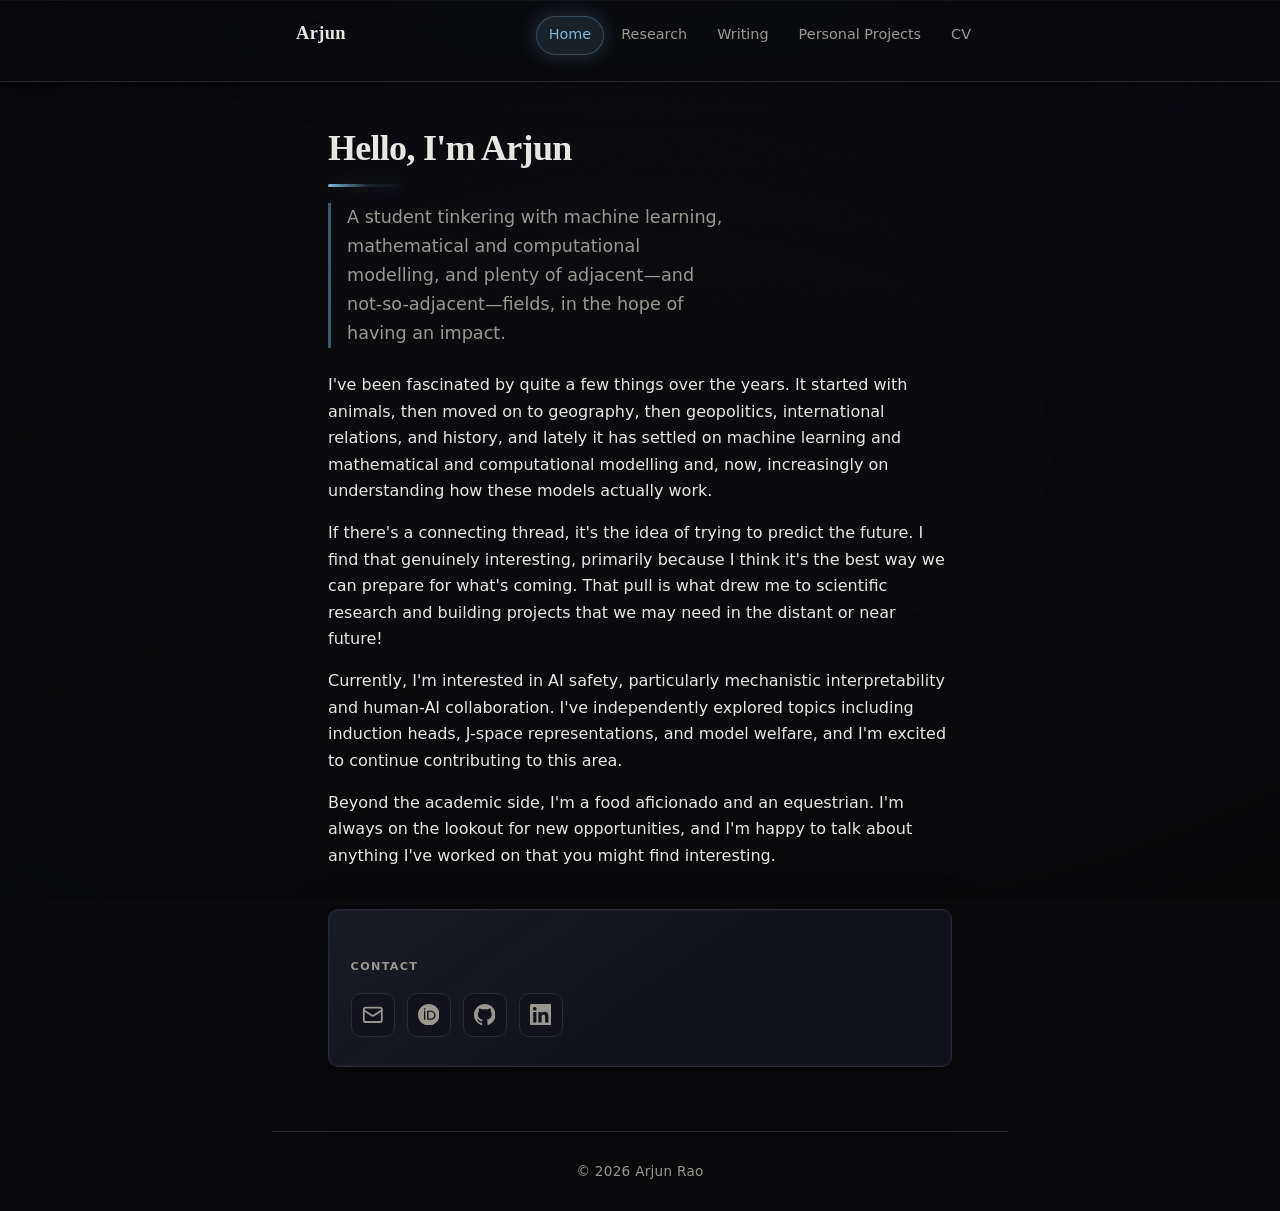
<file: index.html>
<!DOCTYPE html>
<html lang="en">
<head>
  <meta charset="UTF-8">
  <meta name="viewport" content="width=device-width, initial-scale=1.0">
  <title>Arjun — Home</title>
  <link rel="stylesheet" href="styles.css">
</head>
<body>
  <header class="site-header">
    <div class="site-header__inner">
      <p class="site-title"><a href="index.html">Arjun</a></p>
      <nav class="nav" aria-label="Main">
        <a href="index.html" aria-current="page">Home</a>
        <a href="research.html">Research</a>
        <a href="writing.html">Writing</a>
        <a href="projects.html">Personal Projects</a>
        <a href="cv.html">CV</a>
      </nav>
    </div>
  </header>

  <main>
    <h1>Hello, I'm Arjun</h1>
    <p class="lead">
      A student tinkering with machine learning, mathematical and computational modelling, and plenty of adjacent—and not-so-adjacent—fields, in the hope of having an impact.
    </p>
    <p>
      I've been fascinated by quite a few things over the years. It started with animals, then moved on to geography, then geopolitics, international relations, and history, and lately it has settled on machine learning and mathematical and computational modelling and, now, increasingly on understanding how these models actually work.
    </p>
    <p>
      If there's a connecting thread, it's the idea of trying to predict the future. I find that genuinely interesting, primarily because I think it's the best way we can prepare for what's coming. That pull is what drew me to scientific research and building projects that we may need in the distant or near future!
    </p>
    <p>
      Currently, I'm interested in AI safety, particularly mechanistic interpretability and human-AI collaboration. I've independently explored topics including induction heads, J-space representations, and model welfare, and I'm excited to continue contributing to this area.
    <p>
      Beyond the academic side, I'm a food aficionado and an equestrian. I'm always on the lookout for new opportunities, and I'm happy to talk about anything I've worked on that you might find interesting.
    </p>

    <section class="contact-bar" aria-labelledby="contact-heading">
      <h2 id="contact-heading" class="contact-bar__heading">Contact</h2>
      <ul class="contact-bar__list">
        <li>
          <a class="contact-bar__link" href="mailto:arjun041008@gmail.com" aria-label="Email arjun041008@gmail.com">
            <svg class="contact-bar__icon" xmlns="http://www.w3.org/2000/svg" viewBox="0 0 24 24" fill="none" stroke="currentColor" stroke-width="2" stroke-linecap="round" stroke-linejoin="round" aria-hidden="true"><rect width="20" height="16" x="2" y="4" rx="2"/><path d="m22 7-8.97 5.7a1.94 1.94 0 0 1-2.06 0L2 7"/></svg>
          </a>
        </li>
        <li>
          <a class="contact-bar__link contact-bar__link--orcid" href="https://orcid.org/0009-0001-2323-0664" aria-label="ORCID profile">
            <svg class="contact-bar__icon" xmlns="http://www.w3.org/2000/svg" viewBox="0 0 24 24" fill="currentColor" aria-hidden="true"><path d="M12 0C5.372 0 0 5.372 0 12s5.372 12 12 12 12-5.372 12-12S18.628 0 12 0zM7.369 4.378c.525 0 .947.431.947.947s-.422.947-.947.947a.95.95 0 0 1-.947-.947c0-.525.422-.947.947-.947zm-.722 3.038h1.444v10.041H6.647V7.416zm3.562 0h3.9c3.712 0 5.344 2.653 5.344 5.025 0 2.578-2.016 5.025-5.325 5.025h-3.919V7.416zm1.444 1.303v7.444h2.297c3.272 0 4.022-2.484 4.022-3.722 0-2.016-1.284-3.722-4.097-3.722h-2.222z"/></svg>
          </a>
        </li>
        <li>
          <a class="contact-bar__link" href="https://github.com/arjun041008" aria-label="GitHub profile">
            <svg class="contact-bar__icon" xmlns="http://www.w3.org/2000/svg" viewBox="0 0 24 24" fill="currentColor" aria-hidden="true"><path d="M12 0c-6.626 0-12 5.373-12 12 0 5.302 3.438 9.8 8.207 11.387.599.111.793-.261.793-.577v-2.234c-3.338.726-4.033-1.416-4.033-1.416-.546-1.387-1.333-1.756-1.333-1.756-1.089-.745.083-.729.083-.729 1.205.084 1.839 1.237 1.839 1.237 1.07 1.834 2.807 1.304 3.492.997.107-.775.418-1.305.762-1.604-2.665-.305-5.467-1.334-5.467-5.931 0-1.311.469-2.381 1.236-3.221-.124-.303-.535-1.524.117-3.176 0 0 1.008-.322 3.301 1.23.957-.266 1.983-.399 3.003-.404 1.02.005 2.047.138 3.006.404 2.291-1.552 3.297-1.23 3.297-1.23.653 1.653.242 2.874.118 3.176.77.84 1.235 1.911 1.235 3.221 0 4.609-2.807 5.624-5.479 5.921.43.372.823 1.102.823 2.222v3.293c0 .319.192.694.801.576 4.765-1.589 8.199-6.086 8.199-11.386 0-6.627-5.373-12-12-12z"/></svg>
          </a>
        </li>
        <li>
          <a class="contact-bar__link" href="https://www.linkedin.com/in/arjun-rao-38555a304/" aria-label="LinkedIn profile">
            <svg class="contact-bar__icon" xmlns="http://www.w3.org/2000/svg" viewBox="0 0 24 24" fill="currentColor" aria-hidden="true"><path d="M20.447 20.452h-3.554v-5.569c0-1.328-.027-3.037-1.852-3.037-1.853 0-2.136 1.445-2.136 2.939v5.667H9.351V9h3.414v1.561h.046c.477-.9 1.637-1.85 3.37-1.85 3.601 0 4.267 2.37 4.267 5.455v6.286zM5.337 7.433c-1.144 0-2.063-.926-2.063-2.065 0-1.138.92-2.063 2.063-2.063 1.14 0 2.064.925 2.064 2.063 0 1.139-.925 2.065-2.064 2.065zm1.782 13.019H3.555V9h3.564v11.452zM22.225 0H1.771C.792 0 0 .774 0 1.729v20.542C0 23.227.792 24 1.771 24h20.451C23.2 24 24 23.227 24 22.271V1.729C24 .774 23.2 0 22.222 0h.003z"/></svg>
          </a>
        </li>
      </ul>
    </section>
  </main>

  <footer class="site-footer">
    <p>© 2026 Arjun Rao</p>
  </footer>
</body>
</html>
</file>
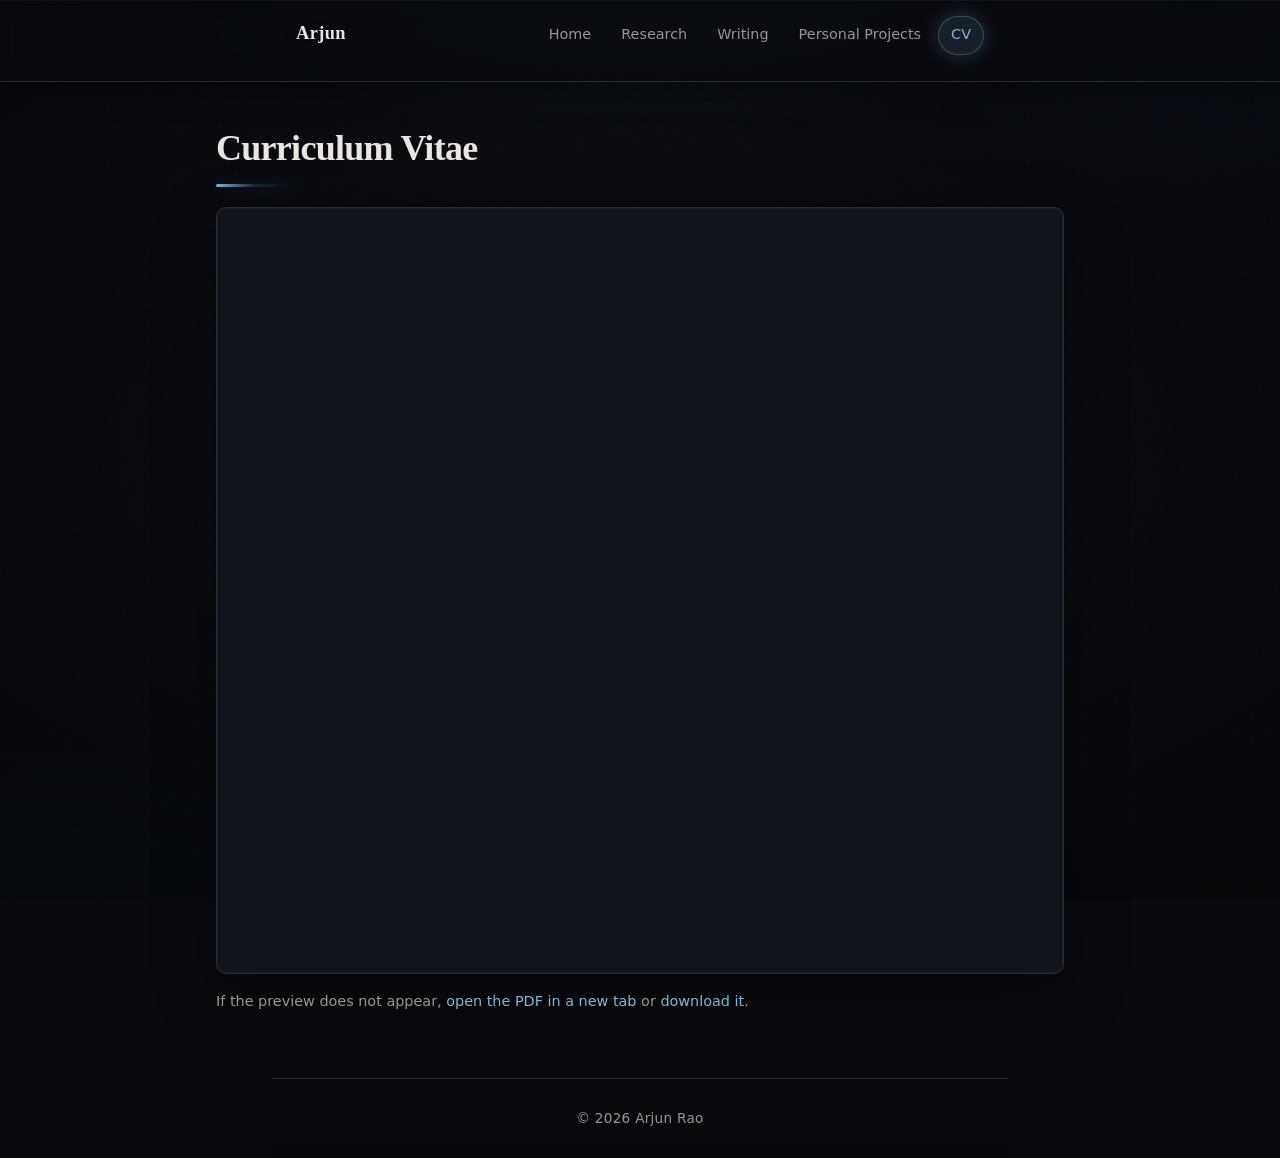
<file: cv.html>
<!DOCTYPE html>
<html lang="en">
<head>
  <meta charset="UTF-8">
  <meta name="viewport" content="width=device-width, initial-scale=1.0">
  <title>Arjun — CV</title>
  <link rel="stylesheet" href="styles.css">
</head>
<body>
  <header class="site-header">
    <div class="site-header__inner">
      <p class="site-title"><a href="index.html">Arjun</a></p>
      <nav class="nav" aria-label="Main">
        <a href="index.html">Home</a>
        <a href="research.html">Research</a>
        <a href="writing.html">Writing</a>
        <a href="projects.html">Personal Projects</a>
        <a href="cv.html" aria-current="page">CV</a>
      </nav>
    </div>
  </header>

  <main class="main--cv">
    <h1>Curriculum Vitae</h1>
    

    <div class="cv-embed-wrap">
      <iframe
        class="cv-embed"
        src="Arjun_Res.pdf#view=FitH"
        title="Arjun — curriculum vitae (PDF)">
      </iframe>
    </div>

    <p class="cv-embed-actions text-small-muted">
      If the preview does not appear,
      <a href="Arjun_Res.pdf" target="_blank" rel="noopener noreferrer">open the PDF in a new tab</a>
      or
      <a href="Arjun_Res.pdf" download>download it</a>.
    </p>
  </main>

  <footer class="site-footer">
    <p>© 2026 Arjun Rao</p>
  </footer>
</body>
</html>
</file>
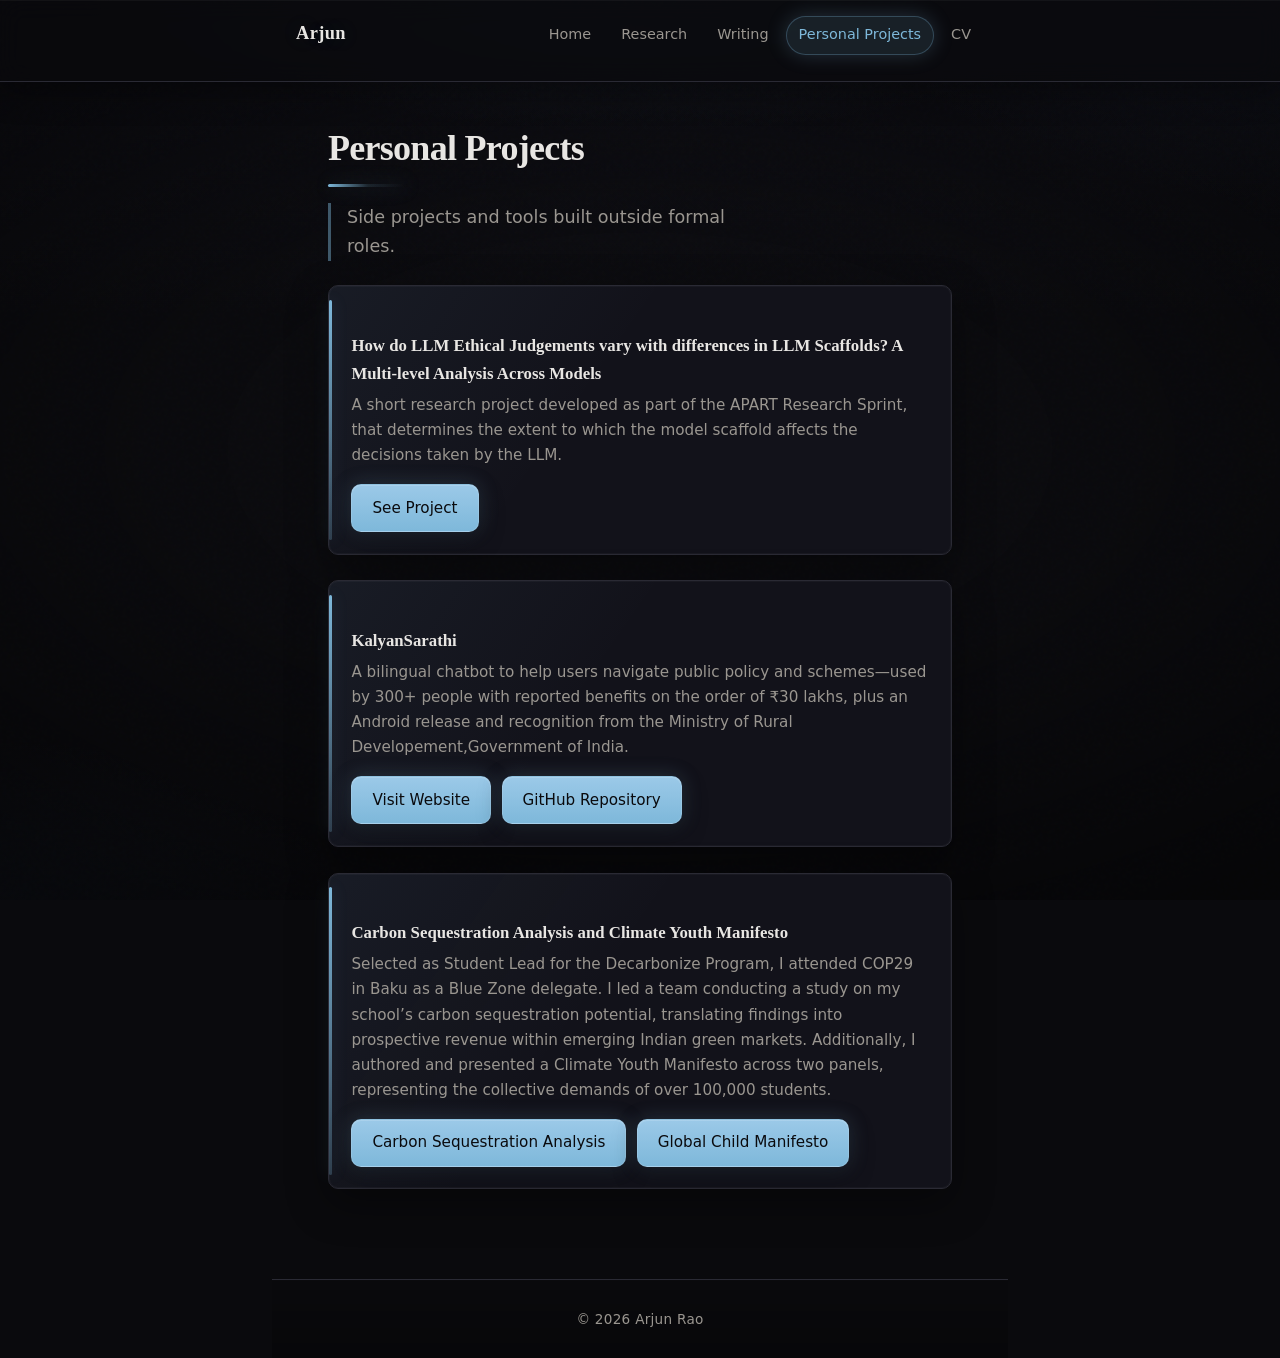
<file: projects.html>
<!DOCTYPE html>
<html lang="en">
<head>
  <meta charset="UTF-8">
  <meta name="viewport" content="width=device-width, initial-scale=1.0">
  <title>Arjun — Personal Projects</title>
  <link rel="stylesheet" href="styles.css">
</head>
<body>
  <header class="site-header">
    <div class="site-header__inner">
      <p class="site-title"><a href="index.html">Arjun</a></p>
      <nav class="nav" aria-label="Main">
        <a href="index.html">Home</a>
        <a href="research.html">Research</a>
        <a href="writing.html">Writing</a>
        <a href="projects.html" aria-current="page">Personal Projects</a>
        <a href="cv.html">CV</a>
      </nav>
    </div>
  </header>

  <main>
    <h1>Personal Projects</h1>
    <p class="lead">
      Side projects and tools built outside formal roles.
    </p>

     <ul class="entry-list">
      <li class="entry">
        <h2 class="entry__title">How do LLM Ethical Judgements vary with differences in LLM Scaffolds? A Multi-level Analysis Across Models</h2>
        <p class="entry__summary">
          A short research project developed as part of the APART Research Sprint, that determines the extent to which the model scaffold affects the decisions taken by the LLM.
        </p>
        
        <div class="entry__actions">
          <a class="btn" href="https://apartresearch.com/sprints/projects/how-do-llm-ethical-judgements-vary-with-differences-in-llm-scaffolds-a-multilevel-analysis-across-models-v68f" target="_blank" rel="noopener noreferrer">See Project</a>
        </div>
      </li>
    </ul>
    
    <ul class="entry-list">
      <li class="entry">
        <h2 class="entry__title">KalyanSarathi</h2>
        <p class="entry__summary">
          A bilingual chatbot to help users navigate public policy and schemes—used by 300+ people with reported benefits on the order of ₹30 lakhs, plus an Android release and recognition from the Ministry of Rural Developement,Government of India.
        </p>
        
        <div class="entry__actions">
          <a class="btn" href="https://www.kalyansarathi.com/" target="_blank" rel="noopener noreferrer">Visit Website</a>
          <a class="btn" href="https://github.com/arjun041008/KalyanSarathi" target="_blank" rel="noopener noreferrer">GitHub Repository</a>
        </div>
      </li>
    </ul>
  
    <ul class="entry-list">
      <li class="entry">
        <h2 class="entry__title">Carbon Sequestration Analysis and Climate Youth Manifesto</h2>
        <p class="entry__summary">
          Selected as Student Lead for the Decarbonize Program, I attended COP29 in Baku as a Blue Zone delegate. I led a team conducting a study on my school’s carbon sequestration potential, translating findings into prospective revenue within emerging Indian green markets. Additionally, I authored and presented a Climate Youth Manifesto across two panels, representing the collective demands of over 100,000 students.
        </p>
        
        <div class="entry__actions">
          <a class="btn" href="Sequestration Analysis.pdf">Carbon Sequestration Analysis</a>
          <a class="btn" href="https://drive.google.com/file/d/1tF5bQ3ZeuTeE12I2VdV4sh-o_J0_xk1Z/view">Global Child Manifesto</a>
        </div>
      </li>
    </ul>

  </main>

  <footer class="site-footer">
    <p>© 2026 Arjun Rao</p>
  </footer>
</body>
</html>
</file>
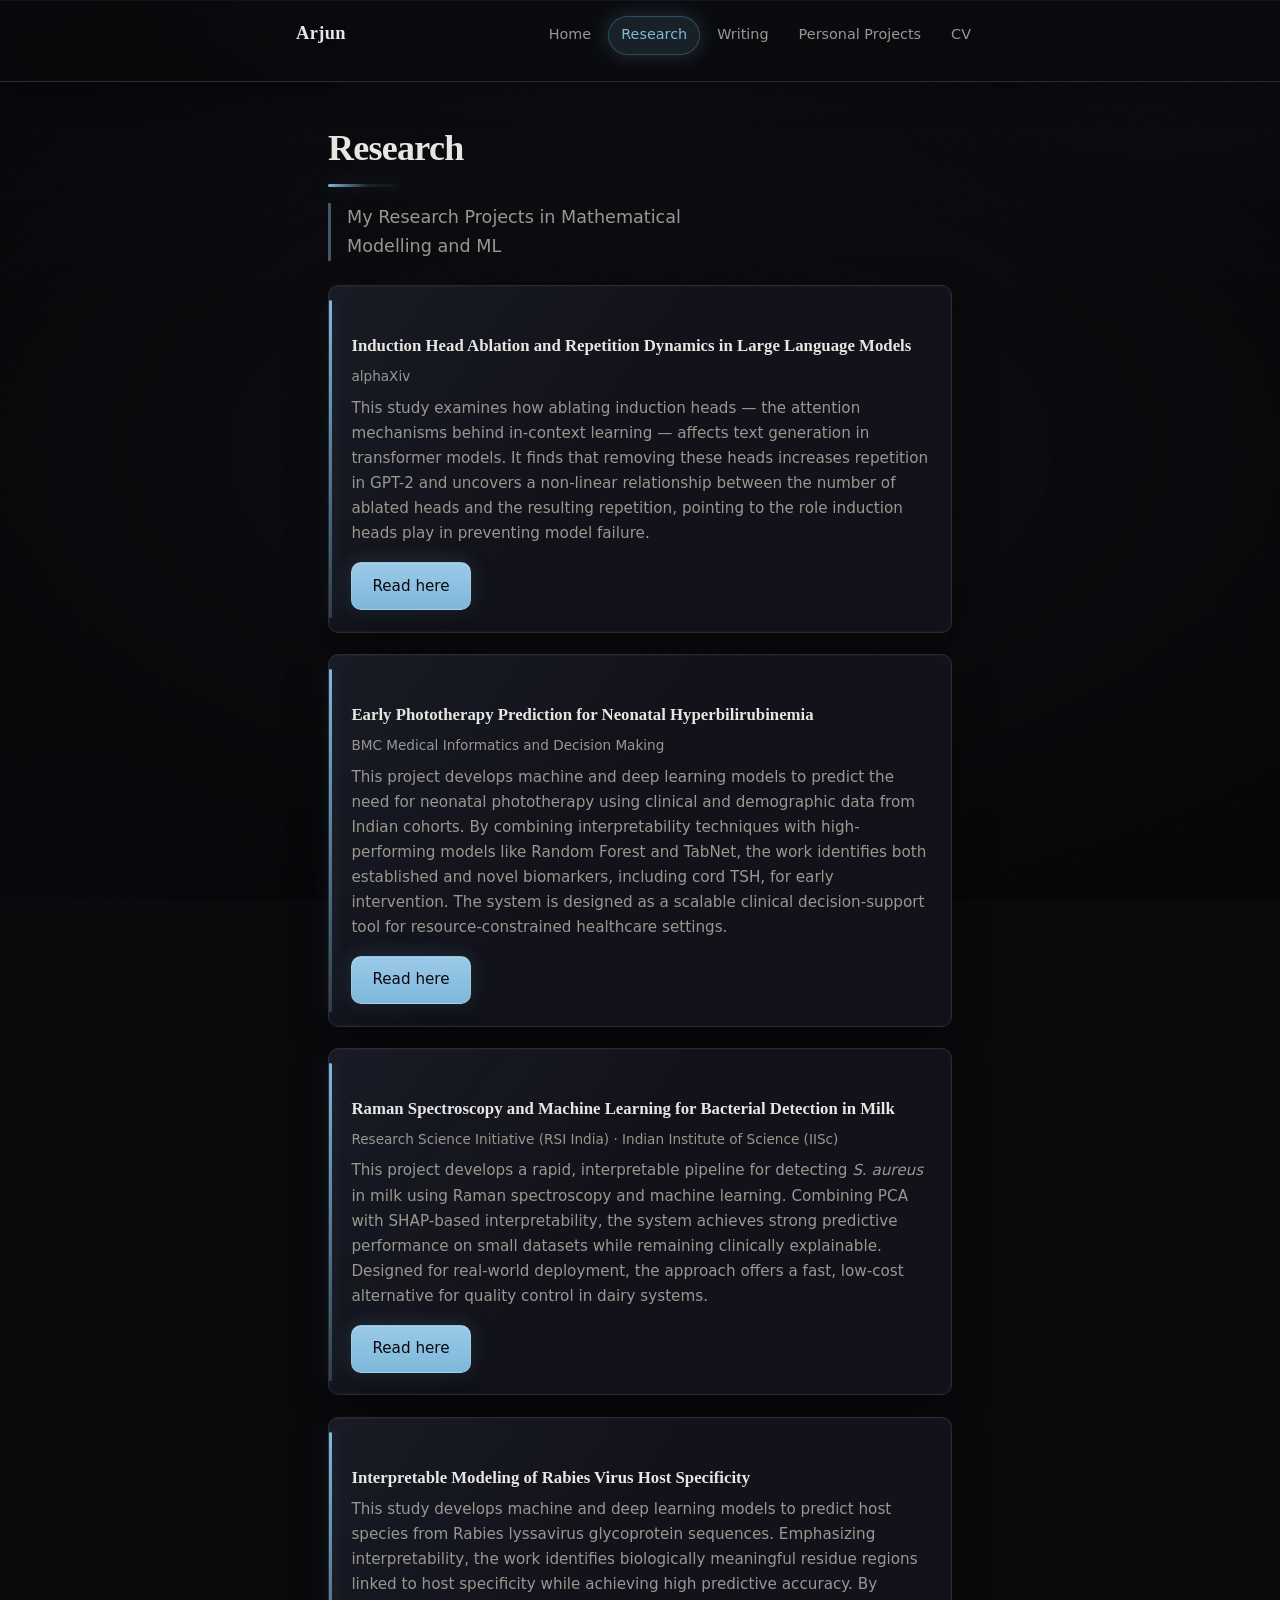
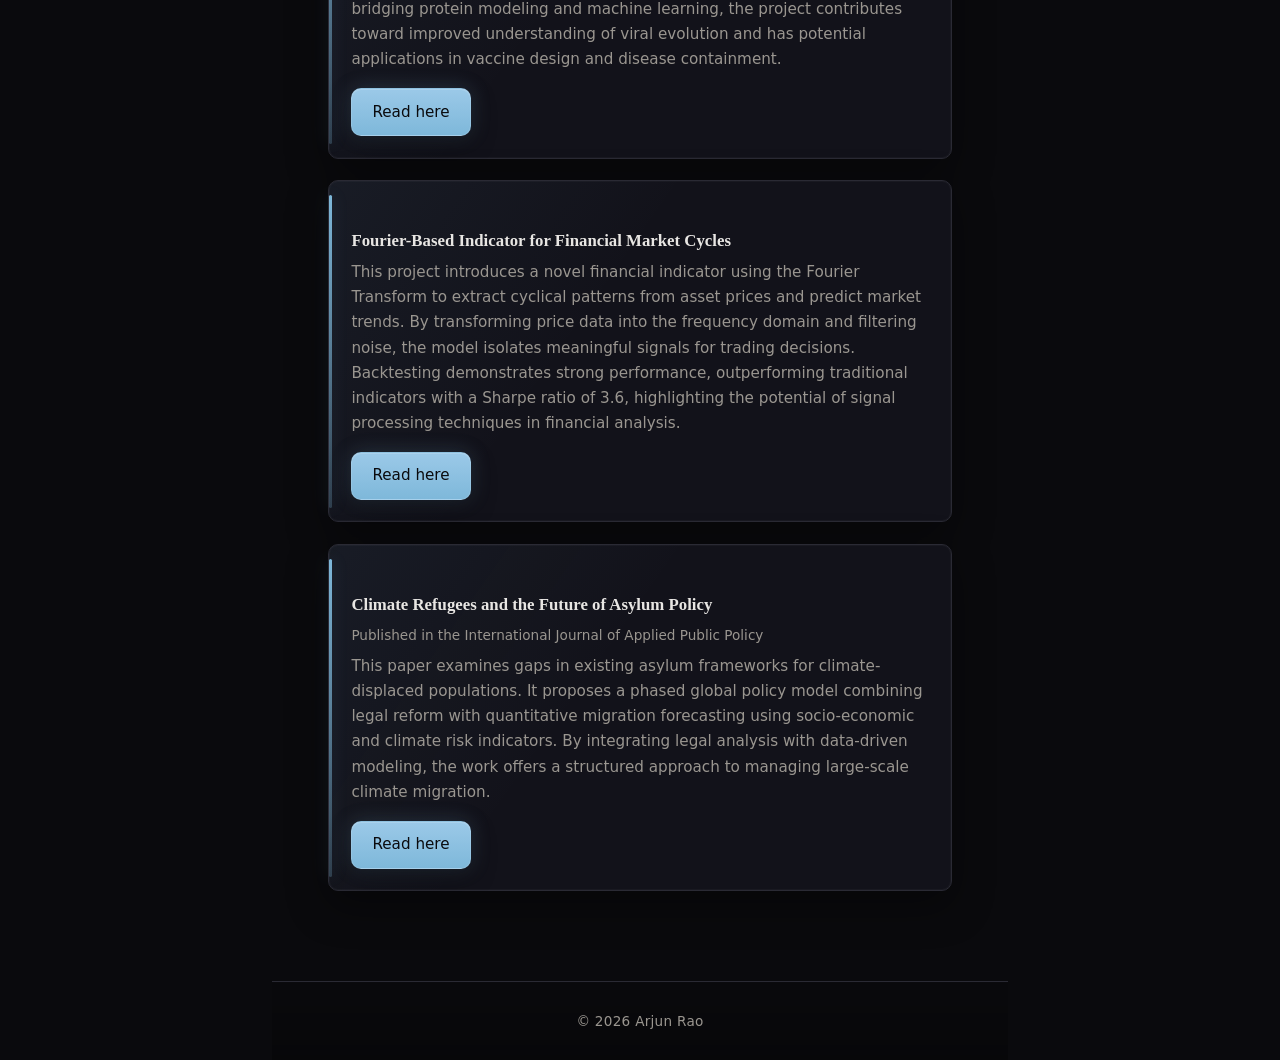
<file: research.html>
<!DOCTYPE html>
<html lang="en">
<head>
  <meta charset="UTF-8">
  <meta name="viewport" content="width=device-width, initial-scale=1.0">
  <title>Arjun — Research</title>
  <link rel="stylesheet" href="styles.css">
</head>
<body>
  <header class="site-header">
    <div class="site-header__inner">
      <p class="site-title"><a href="index.html">Arjun</a></p>
      <nav class="nav" aria-label="Main">
        <a href="index.html">Home</a>
        <a href="research.html" aria-current="page">Research</a>
        <a href="writing.html">Writing</a>
        <a href="projects.html">Personal Projects</a>
        <a href="cv.html">CV</a>
      </nav>
    </div>
  </header>

  <main>
    <h1>Research</h1>
    <p class="lead">
      My Research Projects in Mathematical Modelling and ML
    </p>

    <ul class="entry-list">

      <li class="entry">
        <h2 class="entry__title">Induction Head Ablation and Repetition Dynamics in Large Language Models</h2>
        <p class="entry__meta">alphaXiv</p>
        <p class="entry__summary">
          This study examines how ablating induction heads — the attention mechanisms behind in-context learning — affects text generation in transformer models. It finds that removing these heads increases repetition in GPT-2 and uncovers a non-linear relationship between the number of ablated heads and the resulting repetition, pointing to the role induction heads play in preventing model failure.
        </p>
        <div class="entry__actions">
          <a class="btn" href="https://www.alphaxiv.org/abs/2607.induction-head-ablation-repetition-dynamics" target="_blank" rel="noopener noreferrer">Read here</a>
        </div>
      </li>

      <li class="entry">
        <h2 class="entry__title">Early Phototherapy Prediction for Neonatal Hyperbilirubinemia</h2>
         <p class="entry__meta">BMC Medical Informatics and Decision Making</p>
        <p class="entry__summary">
          This project develops machine and deep learning models to predict the need for neonatal phototherapy using clinical and demographic data from Indian cohorts. By combining interpretability techniques with high-performing models like Random Forest and TabNet, the work identifies both established and novel biomarkers, including cord TSH, for early intervention. The system is designed as a scalable clinical decision-support tool for resource-constrained healthcare settings.
        </p>
        <div class="entry__actions">
           <a class="btn" href="https://link.springer.com/article/10.1186/s12911-026-03839-w" target="_blank" rel="noopener noreferrer">Read here</a>
        </div>
      </li>

      <li class="entry">
        <h2 class="entry__title">Raman Spectroscopy and Machine Learning for Bacterial Detection in Milk</h2>
        <p class="entry__meta">Research Science Initiative (RSI India) · Indian Institute of Science (IISc)</p>
        <p class="entry__summary">
          This project develops a rapid, interpretable pipeline for detecting <em>S. aureus</em> in milk using Raman spectroscopy and machine learning. Combining PCA with SHAP-based interpretability, the system achieves strong predictive performance on small datasets while remaining clinically explainable. Designed for real-world deployment, the approach offers a fast, low-cost alternative for quality control in dairy systems.
        </p>
        <div class="entry__actions">
          <a class="btn" href="https://github.com/arjun041008/RamanSpectroscopy/blob/main/RSI_Paper/Rao.Arjun.final.pdf" target="_blank" rel="noopener noreferrer">Read here</a>
        </div>
      </li>

      <li class="entry">
        <h2 class="entry__title">Interpretable Modeling of Rabies Virus Host Specificity</h2>
        <p class="entry__summary">
          This study develops machine and deep learning models to predict host species from Rabies lyssavirus glycoprotein sequences. Emphasizing interpretability, the work identifies biologically meaningful residue regions linked to host specificity while achieving high predictive accuracy. By bridging protein modeling and machine learning, the project contributes toward improved understanding of viral evolution and has potential applications in vaccine design and disease containment.
        </p>
        <div class="entry__actions">
          <a class="btn" href="https://europepmc.org/article/ppr/ppr1162002" target="_blank" rel="noopener noreferrer">Read here</a>
        </div>
      </li>

      <li class="entry">
        <h2 class="entry__title">Fourier-Based Indicator for Financial Market Cycles</h2>
        <p class="entry__summary">
          This project introduces a novel financial indicator using the Fourier Transform to extract cyclical patterns from asset prices and predict market trends. By transforming price data into the frequency domain and filtering noise, the model isolates meaningful signals for trading decisions. Backtesting demonstrates strong performance, outperforming traditional indicators with a Sharpe ratio of 3.6, highlighting the potential of signal processing techniques in financial analysis.
        </p>
        <div class="entry__actions">
          <a class="btn" href="https://papers.ssrn.com/sol3/papers.cfm?abstract_id=6157848" target="_blank" rel="noopener noreferrer">Read here</a>
        </div>
      </li>

      <li class="entry">
        <h2 class="entry__title">Climate Refugees and the Future of Asylum Policy</h2>
        <p class="entry__meta">Published in the International Journal of Applied Public Policy</p>
        <p class="entry__summary">
          This paper examines gaps in existing asylum frameworks for climate-displaced populations. It proposes a phased global policy model combining legal reform with quantitative migration forecasting using socio-economic and climate risk indicators. By integrating legal analysis with data-driven modeling, the work offers a structured approach to managing large-scale climate migration.
        </p>
        <div class="entry__actions">
          <a class="btn" href="https://www.ijapp.org/index.php/pub/article/view/5/2" target="_blank" rel="noopener noreferrer">Read here</a>
        </div>
      </li>

    </ul>
  </main>

  <footer class="site-footer">
    <p>© 2026 Arjun Rao</p>
  </footer>
</body>
</html>
</file>
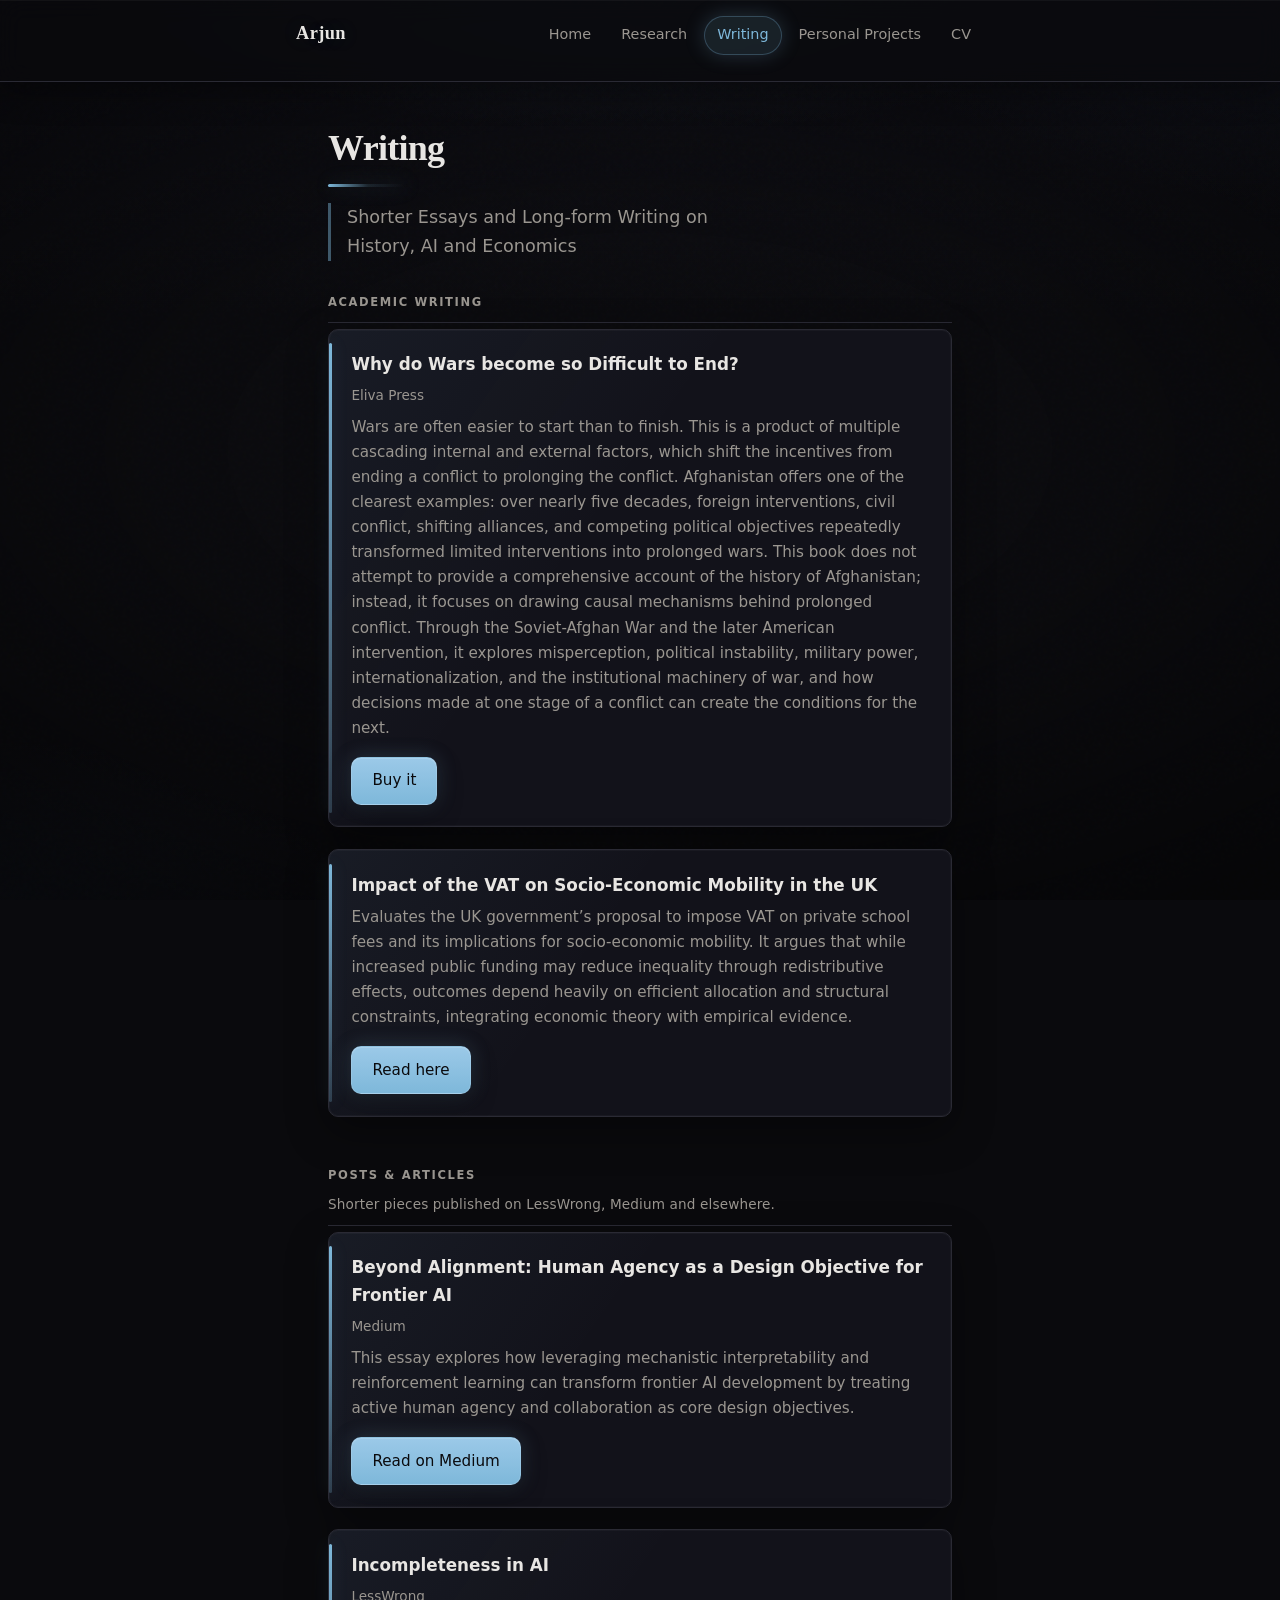
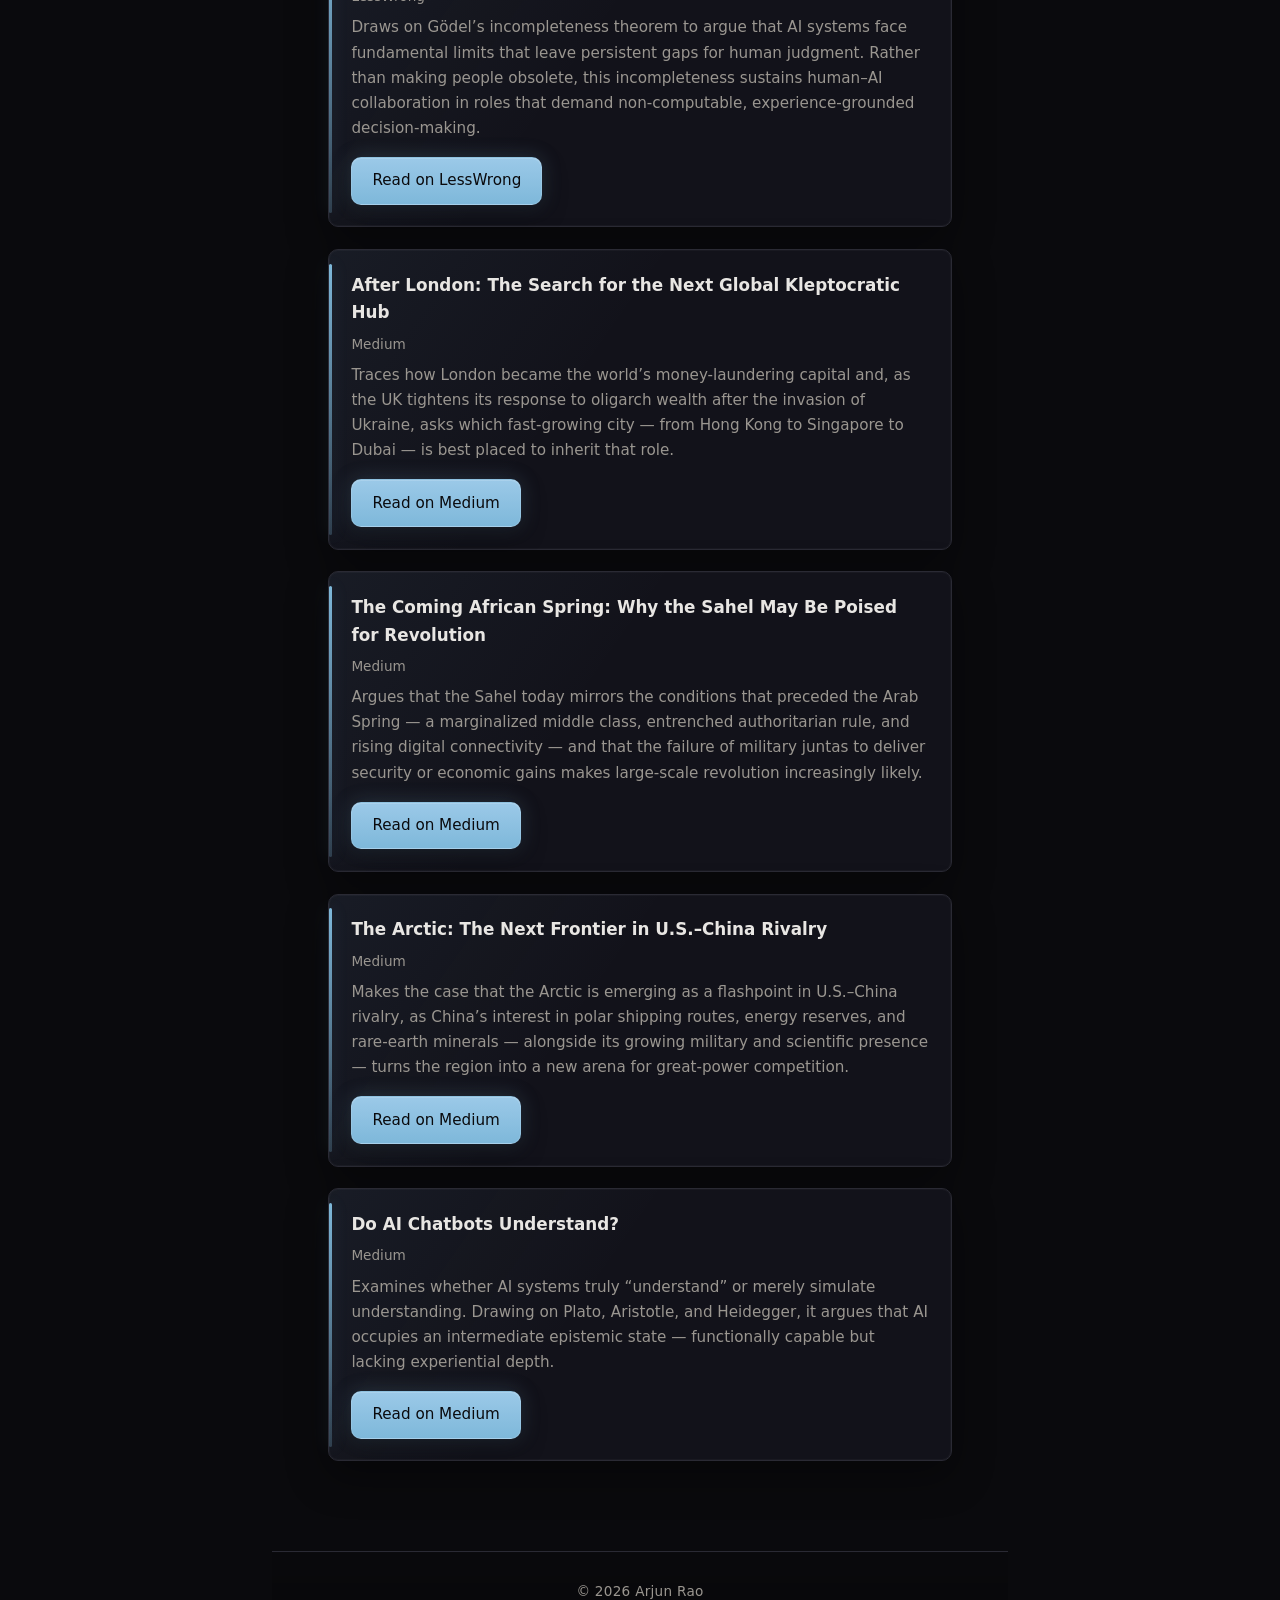
<file: writing.html>
<!DOCTYPE html>
<html lang="en">
<head>
  <meta charset="UTF-8">
  <meta name="viewport" content="width=device-width, initial-scale=1.0">
  <title>Arjun — Writing</title>
  <link rel="stylesheet" href="styles.css">
</head>
<body>
  <header class="site-header">
    <div class="site-header__inner">
      <p class="site-title"><a href="index.html">Arjun</a></p>
      <nav class="nav" aria-label="Main">
        <a href="index.html">Home</a>
        <a href="research.html">Research</a>
        <a href="writing.html" aria-current="page">Writing</a>
        <a href="projects.html">Personal Projects</a>
        <a href="cv.html">CV</a>
      </nav>
    </div>
  </header>

  <main>
    <h1>Writing</h1>
    <p class="lead">
      Shorter Essays and Long-form Writing on History, AI and Economics
    </p>

    <!-- Each entry is a short description plus a link out to where the
         full piece lives. Nothing is hosted on this site. -->

    <!-- ============================================================
         ESSAYS & PAPERS
         ============================================================ -->
    <h2 class="section-label"> Academic Writing </h2>

    <ul class="entry-list">
      <li class="entry">
        <h3 class="entry__title">Why do Wars become so Difficult to End?</h3>
        <p class="entry__meta">Eliva Press</p>
        <p class="entry__summary">
          Wars are often easier to start than to finish. This is a product of multiple cascading internal and external factors, which shift the incentives from ending a conflict to prolonging the conflict. Afghanistan offers one of the clearest examples: over nearly five decades, foreign interventions, civil conflict, shifting alliances, and competing political objectives repeatedly transformed limited interventions into prolonged wars. This book does not attempt to provide a comprehensive account of the history of Afghanistan; instead, it focuses on drawing causal mechanisms behind prolonged conflict. Through the Soviet-Afghan War and the later American intervention, it explores misperception, political instability, military power, internationalization, and the institutional machinery of war, and how decisions made at one stage of a conflict can create the conditions for the next.  
        </p>
        <div class="entry__actions">
          <a class="btn" href="https://www.elivabooks.com/en/book/book-3731805523" target="_blank" rel="noopener noreferrer">Buy it</a>
        </div>
      </li>

      <li class="entry">
        <h3 class="entry__title">Impact of the VAT on Socio-Economic Mobility in the UK</h3>
        <p class="entry__summary">
          Evaluates the UK government’s proposal to impose VAT on private school fees and its implications for socio-economic mobility. It argues that while increased public funding may reduce inequality through redistributive effects, outcomes depend heavily on efficient allocation and structural constraints, integrating economic theory with empirical evidence.
        </p>
        <div class="entry__actions">
          <a class="btn" href="https://zenodo.org/records/19944010" target="_blank" rel="noopener noreferrer">Read here</a>
        </div>
      </li>
    </ul>


    <h2 class="section-label">
      Posts &amp; Articles
      <span class="section-label__note">Shorter pieces published on LessWrong, Medium and elsewhere.</span>
    </h2>

    <ul class="entry-list">
      <li class="entry">
        <h3 class="entry__title">Beyond Alignment: Human Agency as a Design Objective for Frontier AI</h3>
        <p class="entry__meta">Medium</p>
        <p class="entry__summary">
          This essay explores how leveraging mechanistic interpretability and reinforcement learning can transform frontier AI development by treating active human agency and collaboration as core design objectives.
        </p>
        <div class="entry__actions">
          <a class="btn" href="https://medium.com/@arjun041008/beyond-alignment-human-agency-as-a-design-objective-for-frontier-ai-07f0d1a9f379" target="_blank" rel="noopener noreferrer">Read on Medium</a>
        </div>
      </li>
      
      <li class="entry">
        <h3 class="entry__title">Incompleteness in AI</h3>
        <p class="entry__meta">LessWrong</p>
        <p class="entry__summary">
          Draws on Gödel’s incompleteness theorem to argue that AI systems face fundamental limits that leave persistent gaps for human judgment. Rather than making people obsolete, this incompleteness sustains human–AI collaboration in roles that demand non-computable, experience-grounded decision-making.
        </p>
        <div class="entry__actions">
          <a class="btn" href="https://www.lesswrong.com/posts/rGC7hA4Jx5z6xwviB/incompleteness-in-ai" target="_blank" rel="noopener noreferrer">Read on LessWrong</a>
        </div>
      </li>

      <li class="entry">
        <h3 class="entry__title">After London: The Search for the Next Global Kleptocratic Hub</h3>
        <p class="entry__meta">Medium</p>
        <p class="entry__summary">
          Traces how London became the world’s money-laundering capital and, as the UK tightens its response to oligarch wealth after the invasion of Ukraine, asks which fast-growing city — from Hong Kong to Singapore to Dubai — is best placed to inherit that role.
        </p>
        <div class="entry__actions">
          <a class="btn" href="https://medium.com/@arjun041008/after-london-the-search-for-the-next-global-kleptocratic-hub-ee65a753a752" target="_blank" rel="noopener noreferrer">Read on Medium</a>
        </div>
      </li>

      <li class="entry">
        <h3 class="entry__title">The Coming African Spring: Why the Sahel May Be Poised for Revolution</h3>
        <p class="entry__meta">Medium</p>
        <p class="entry__summary">
          Argues that the Sahel today mirrors the conditions that preceded the Arab Spring — a marginalized middle class, entrenched authoritarian rule, and rising digital connectivity — and that the failure of military juntas to deliver security or economic gains makes large-scale revolution increasingly likely.
        </p>
        <div class="entry__actions">
          <a class="btn" href="https://medium.com/@arjun041008/the-coming-african-spring-why-the-sahel-may-be-poised-for-revolution-3aac5c8651fb" target="_blank" rel="noopener noreferrer">Read on Medium</a>
        </div>
      </li>

      <li class="entry">
        <h3 class="entry__title">The Arctic: The Next Frontier in U.S.–China Rivalry</h3>
        <p class="entry__meta">Medium</p>
        <p class="entry__summary">
          Makes the case that the Arctic is emerging as a flashpoint in U.S.–China rivalry, as China’s interest in polar shipping routes, energy reserves, and rare-earth minerals — alongside its growing military and scientific presence — turns the region into a new arena for great-power competition.
        </p>
        <div class="entry__actions">
          <a class="btn" href="https://medium.com/@arjun041008/the-arctic-the-next-frontier-in-u-s-china-rivalry-3bfbf0cda52a" target="_blank" rel="noopener noreferrer">Read on Medium</a>
        </div>
      </li>

      <li class="entry">
        <h3 class="entry__title">Do AI Chatbots Understand?</h3>
        <p class="entry__meta">Medium</p>
        <p class="entry__summary">
          Examines whether AI systems truly “understand” or merely simulate understanding. Drawing on Plato, Aristotle, and Heidegger, it argues that AI occupies an intermediate epistemic state — functionally capable but lacking experiential depth.
        </p>
        <div class="entry__actions">
          <a class="btn" href="https://medium.com/@arjun041008/do-ai-chatbots-understand-79e7d610be5a" target="_blank" rel="noopener noreferrer">Read on Medium</a>
        </div>
      </li>
    </ul>

  </main>

  <footer class="site-footer">
    <p>© 2026 Arjun Rao</p>
  </footer>
</body>
</html>
</file>
<file: styles.css>
/* Personal site — dark theme */
:root {
  --bg: #0a0a0d;
  --bg-elevated: #12121a;
  --border: #2a2a34;
  --text: #e8e6e3;
  --text-muted: #9a9690;
  --accent: #7eb8da;
  --accent-hover: #a8d4f0;
  --accent-glow: rgba(126, 184, 218, 0.22);
  --radius: 10px;
  --font: "Georgia", "Times New Roman", serif;
  --font-sans: system-ui, -apple-system, "Segoe UI", Roboto, sans-serif;
  --max-width: 42rem;
}

*,
*::before,
*::after {
  box-sizing: border-box;
}

html {
  scroll-behavior: smooth;
}

@media (prefers-reduced-motion: reduce) {
  html {
    scroll-behavior: auto;
  }

  *,
  *::before,
  *::after {
    animation-duration: 0.01ms !important;
    animation-iteration-count: 1 !important;
    transition-duration: 0.01ms !important;
  }
}

body {
  margin: 0;
  min-height: 100vh;
  font-family: var(--font-sans);
  font-size: 1rem;
  line-height: 1.65;
  color: var(--text);
  background-color: var(--bg);
  background-image:
    radial-gradient(ellipse 100% 60% at 50% -15%, rgba(126, 184, 218, 0.12) 0%, transparent 50%),
    radial-gradient(ellipse 70% 50% at 100% 0%, rgba(90, 120, 180, 0.08) 0%, transparent 45%),
    radial-gradient(ellipse 60% 40% at 0% 100%, rgba(60, 90, 140, 0.07) 0%, transparent 45%),
    linear-gradient(180deg, #0e0e14 0%, var(--bg) 35%, var(--bg) 100%);
  background-attachment: fixed;
}

/* Subtle grain + vignette (non-interactive) */
body::before {
  content: "";
  position: fixed;
  inset: 0;
  pointer-events: none;
  z-index: 0;
  opacity: 0.35;
  background-image: url("data:image/svg+xml,%3Csvg viewBox='0 0 256 256' xmlns='http://www.w3.org/2000/svg'%3E%3Cfilter id='n'%3E%3CfeTurbulence type='fractalNoise' baseFrequency='0.85' numOctaves='4' stitchTiles='stitch'/%3E%3C/filter%3E%3Crect width='100%25' height='100%25' filter='url(%23n)'/%3E%3C/svg%3E");
  mix-blend-mode: overlay;
}

body::after {
  content: "";
  position: fixed;
  inset: 0;
  pointer-events: none;
  z-index: 0;
  background: radial-gradient(ellipse 80% 60% at 50% 50%, transparent 40%, rgba(0, 0, 0, 0.45) 100%);
}

a {
  color: var(--accent);
  text-decoration: none;
  transition: color 0.15s ease;
}

a:hover {
  color: var(--accent-hover);
  text-decoration: underline;
}

a:focus-visible,
.btn:focus-visible,
.contact-bar__link:focus-visible {
  outline: 2px solid var(--accent);
  outline-offset: 3px;
}

.btn:focus-visible {
  outline-offset: 2px;
}

::selection {
  background: rgba(126, 184, 218, 0.28);
  color: var(--text);
}

.site-header {
  position: sticky;
  top: 0;
  z-index: 10;
  border-bottom: 1px solid var(--border);
  background: rgba(10, 10, 13, 0.72);
  backdrop-filter: blur(12px) saturate(1.2);
  -webkit-backdrop-filter: blur(12px) saturate(1.2);
  box-shadow:
    0 1px 0 rgba(255, 255, 255, 0.04) inset,
    0 8px 32px rgba(0, 0, 0, 0.35);
}

.site-header__inner {
  max-width: calc(var(--max-width) + 4rem);
  margin: 0 auto;
  padding: 1rem 1.5rem;
  display: flex;
  flex-wrap: wrap;
  align-items: baseline;
  justify-content: space-between;
  gap: 1rem;
}

.site-title {
  font-family: var(--font);
  font-size: 1.15rem;
  font-weight: 600;
  letter-spacing: 0.02em;
}

.site-title a {
  color: var(--text);
  text-decoration: none;
  text-shadow: 0 0 24px rgba(126, 184, 218, 0.15);
}

.site-title a:hover {
  color: var(--accent);
  text-decoration: none;
}

.nav {
  display: flex;
  flex-wrap: wrap;
  gap: 0.4rem 0.25rem;
}

.nav a {
  font-size: 0.9rem;
  color: var(--text-muted);
  padding: 0.4rem 0.75rem;
  border-radius: 999px;
  border: 1px solid transparent;
  transition:
    color 0.15s ease,
    background 0.15s ease,
    border-color 0.15s ease,
    box-shadow 0.15s ease;
}

.nav a:hover {
  color: var(--accent);
  text-decoration: none;
  background: rgba(126, 184, 218, 0.08);
  border-color: rgba(126, 184, 218, 0.2);
}

.nav a[aria-current="page"] {
  color: var(--accent);
  text-decoration: none;
  background: rgba(126, 184, 218, 0.12);
  border-color: rgba(126, 184, 218, 0.28);
  box-shadow: 0 0 20px var(--accent-glow);
}

main {
  position: relative;
  z-index: 1;
  max-width: var(--max-width);
  margin: 0 auto;
  padding: 2.75rem 1.5rem 4rem;
  animation: main-in 0.55s ease-out;
}

@keyframes main-in {
  from {
    opacity: 0;
    transform: translateY(6px);
  }
  to {
    opacity: 1;
    transform: translateY(0);
  }
}

.contact-bar {
  margin-top: 2.5rem;
  padding: 1.5rem 1.35rem;
  border: 1px solid var(--border);
  border-radius: var(--radius);
  background:
    linear-gradient(145deg, rgba(126, 184, 218, 0.06) 0%, transparent 55%),
    var(--bg-elevated);
  box-shadow:
    0 0 0 1px rgba(255, 255, 255, 0.03) inset,
    0 16px 48px rgba(0, 0, 0, 0.35);
}

.contact-bar__heading {
  font-family: var(--font-sans);
  font-size: 0.7rem;
  font-weight: 600;
  letter-spacing: 0.12em;
  text-transform: uppercase;
  color: var(--text-muted);
  margin: 0 0 1rem;
}

.contact-bar__list {
  display: flex;
  flex-wrap: wrap;
  align-items: center;
  gap: 0.75rem;
  list-style: none;
  padding: 0;
  margin: 0;
}

.contact-bar__link {
  display: flex;
  align-items: center;
  justify-content: center;
  width: 2.75rem;
  height: 2.75rem;
  color: var(--text-muted);
  background: rgba(18, 18, 26, 0.85);
  border: 1px solid var(--border);
  border-radius: var(--radius);
  transition:
    color 0.15s ease,
    border-color 0.15s ease,
    background 0.15s ease,
    box-shadow 0.15s ease,
    transform 0.12s ease;
}

.contact-bar__link:hover {
  color: var(--accent);
  border-color: var(--accent);
  background: rgba(126, 184, 218, 0.1);
  box-shadow: 0 0 24px var(--accent-glow);
  text-decoration: none;
  transform: translateY(-2px);
}

.contact-bar__link--orcid:hover {
  color: #a6ce39;
  border-color: #a6ce39;
  background: rgba(166, 206, 57, 0.12);
  box-shadow: 0 0 20px rgba(166, 206, 57, 0.2);
}

.contact-bar__icon {
  width: 1.35rem;
  height: 1.35rem;
  flex-shrink: 0;
}

/* Wider column for embedded CV PDF */
main.main--cv {
  max-width: min(100%, 56rem);
}

.cv-embed-wrap {
  margin-top: 1.25rem;
  width: 100%;
  background: var(--bg-elevated);
  border: 1px solid var(--border);
  border-radius: var(--radius);
  overflow: hidden;
  box-shadow:
    0 0 0 1px rgba(255, 255, 255, 0.04) inset,
    0 20px 60px rgba(0, 0, 0, 0.45);
}

.cv-embed {
  display: block;
  width: 100%;
  height: min(85vh, 1200px);
  border: 0;
}

.cv-embed-actions {
  margin-top: 1rem;
  margin-bottom: 0;
}

h1 {
  font-family: var(--font);
  font-size: clamp(1.75rem, 4vw, 2.25rem);
  font-weight: 600;
  line-height: 1.25;
  margin: 0 0 1rem;
  letter-spacing: -0.02em;
}

h1::after {
  content: "";
  display: block;
  width: min(5rem, 40%);
  height: 3px;
  margin-top: 0.85rem;
  border-radius: 2px;
  background: linear-gradient(90deg, var(--accent), rgba(126, 184, 218, 0.15), transparent);
  box-shadow: 0 0 20px var(--accent-glow);
}

h2 {
  font-family: var(--font);
  font-size: 1.35rem;
  font-weight: 600;
  margin: 2.25rem 0 0.75rem;
  color: var(--text);
}

h2:first-of-type {
  margin-top: 1.5rem;
}

.lead {
  font-size: 1.1rem;
  color: var(--text-muted);
  margin: 0 0 1.5rem;
  max-width: 36ch;
  padding-left: 1rem;
  border-left: 3px solid rgba(126, 184, 218, 0.45);
}

p {
  margin: 0 0 1rem;
}

ul {
  margin: 0 0 1rem;
  padding-left: 1.25rem;
}

li {
  margin-bottom: 0.35rem;
}

/* List entries for research, writing, projects */
.entry-list {
  list-style: none;
  padding: 0;
  margin: 0 0 1.25rem;
  display: flex;
  flex-direction: column;
  gap: 1rem;
}

.entry {
  position: relative;
  padding: 1.35rem 1.35rem 1.35rem 1.4rem;
  background:
    linear-gradient(125deg, rgba(126, 184, 218, 0.06) 0%, transparent 42%),
    var(--bg-elevated);
  border: 1px solid var(--border);
  border-radius: var(--radius);
  box-shadow:
    0 0 0 1px rgba(255, 255, 255, 0.03) inset,
    0 14px 40px rgba(0, 0, 0, 0.38);
  transition:
    border-color 0.2s ease,
    box-shadow 0.2s ease,
    transform 0.2s ease;
}

.entry::before {
  content: "";
  position: absolute;
  left: 0;
  top: 0.85rem;
  bottom: 0.85rem;
  width: 3px;
  border-radius: 2px;
  background: linear-gradient(180deg, var(--accent), rgba(126, 184, 218, 0.25));
  box-shadow: 0 0 16px var(--accent-glow);
}

.entry:hover {
  border-color: rgba(126, 184, 218, 0.28);
  box-shadow:
    0 0 0 1px rgba(126, 184, 218, 0.12) inset,
    0 18px 50px rgba(0, 0, 0, 0.42);
  transform: translateY(-2px);
}

.entry__title {
  font-size: 1.05rem;
  font-weight: 600;
  margin: 0 0 0.35rem;
}

.entry__title a {
  color: var(--text);
}

.entry__title a:hover {
  color: var(--accent);
}

.entry__meta {
  font-size: 0.85rem;
  color: var(--text-muted);
  margin: 0 0 0.5rem;
}

.entry__summary {
  font-size: 0.95rem;
  color: var(--text-muted);
  margin: 0;
}

.entry__actions {
  display: flex;
  flex-wrap: wrap;
  align-items: center;
  gap: 0.65rem;
  margin-top: 1rem;
}

/* Status pill, e.g. "Under review at ..." — use instead of a link */
.entry__status {
  display: inline-flex;
  align-items: center;
  gap: 0.55rem;
  font-family: var(--font-sans);
  font-size: 0.82rem;
  color: var(--text-muted);
  padding: 0.5rem 0.95rem;
  border: 1px dashed rgba(126, 184, 218, 0.4);
  border-radius: 999px;
  background: rgba(126, 184, 218, 0.05);
}

.entry__status::before {
  content: "";
  width: 0.5rem;
  height: 0.5rem;
  border-radius: 50%;
  background: var(--accent);
  box-shadow: 0 0 10px var(--accent-glow);
}

.entry__actions .btn {
  margin: 0;
}

/* Section label — groups entries within a page */
.section-label {
  font-family: var(--font-sans);
  font-size: 0.72rem;
  font-weight: 600;
  letter-spacing: 0.14em;
  text-transform: uppercase;
  color: var(--text-muted);
  margin: 2.75rem 0 0.35rem;
  padding-bottom: 0.6rem;
  border-bottom: 1px solid var(--border);
}

.section-label:first-of-type {
  margin-top: 2rem;
}

.section-label__note {
  display: block;
  margin-top: 0.5rem;
  font-size: 0.85rem;
  font-weight: 400;
  letter-spacing: 0.01em;
  text-transform: none;
  color: var(--text-muted);
}

/* Small pill link, e.g. "Originally on LessWrong" */
.source-link {
  display: inline-flex;
  align-items: center;
  gap: 0.4rem;
  font-family: var(--font-sans);
  font-size: 0.78rem;
  color: var(--text-muted);
}

.source-link a {
  color: var(--accent);
}

/* Long-form inline article (LW / Medium posts) */
main.main--article {
  max-width: 44rem;
}

.post__meta {
  font-family: var(--font-sans);
  font-size: 0.85rem;
  color: var(--text-muted);
  margin: 0 0 1.75rem;
  padding-bottom: 1.5rem;
  border-bottom: 1px solid var(--border);
}

.post__meta a {
  color: var(--accent);
}

.article-body {
  font-size: 1.06rem;
  line-height: 1.75;
}

.article-body h2 {
  font-size: 1.3rem;
  margin: 2.5rem 0 0.75rem;
}

.article-body h3 {
  font-family: var(--font);
  font-size: 1.1rem;
  font-weight: 600;
  margin: 2rem 0 0.6rem;
}

.article-body p {
  margin: 0 0 1.35rem;
}

.article-body img {
  max-width: 100%;
  height: auto;
  display: block;
  margin: 1.75rem auto;
  border-radius: var(--radius);
  border: 1px solid var(--border);
}

.article-body blockquote {
  margin: 1.75rem 0;
  padding: 0.35rem 0 0.35rem 1.35rem;
  border-left: 3px solid rgba(126, 184, 218, 0.45);
  color: var(--text-muted);
  font-style: italic;
}

.article-body hr {
  border: 0;
  height: 1px;
  margin: 2.5rem 0;
  background: linear-gradient(90deg, transparent, var(--border), transparent);
}

.article-body a {
  text-decoration: underline;
  text-decoration-color: rgba(126, 184, 218, 0.4);
  text-underline-offset: 2px;
}

.article-body code {
  font-size: 0.9em;
  padding: 0.12em 0.4em;
  border-radius: 4px;
  background: rgba(126, 184, 218, 0.1);
  border: 1px solid rgba(126, 184, 218, 0.18);
}

.post-back {
  display: inline-block;
  margin-top: 3rem;
  font-family: var(--font-sans);
  font-size: 0.9rem;
}

/* Figures inside an article */
.figure {
  margin: 2rem 0;
}

.figure img {
  margin: 0 auto;
  background: #fff;
  padding: 0.5rem;
}

.figure figcaption {
  margin-top: 0.7rem;
  font-family: var(--font-sans);
  font-size: 0.82rem;
  color: var(--text-muted);
  text-align: center;
}

/* Footnote reference markers */
.article-body sup a {
  font-size: 0.72em;
  padding: 0 0.1em;
  text-decoration: none;
  color: var(--accent);
}

/* Notes / references list at the foot of an article */
.article-notes {
  margin-top: 3rem;
  padding-top: 1.5rem;
  border-top: 1px solid var(--border);
}

.article-notes h2 {
  font-family: var(--font-sans);
  font-size: 0.72rem;
  font-weight: 600;
  letter-spacing: 0.14em;
  text-transform: uppercase;
  color: var(--text-muted);
  margin: 0 0 1.1rem;
}

.article-notes ol {
  margin: 0;
  padding-left: 1.4rem;
}

.article-notes li {
  font-size: 0.85rem;
  line-height: 1.55;
  color: var(--text-muted);
  margin-bottom: 0.65rem;
}

.article-notes a {
  color: var(--accent);
  word-break: break-word;
}

.article-notes li:target {
  color: var(--text);
}

.placeholder-note {
  font-size: 0.9rem;
  color: var(--text-muted);
  font-style: italic;
  margin-top: 2rem;
  padding: 1.1rem 1.25rem;
  background:
    linear-gradient(135deg, rgba(126, 184, 218, 0.07) 0%, transparent 60%),
    var(--bg-elevated);
  border-radius: var(--radius);
  border: 1px dashed rgba(126, 184, 218, 0.35);
  box-shadow: 0 8px 28px rgba(0, 0, 0, 0.25);
}

.placeholder-note code {
  font-size: 0.88em;
  padding: 0.15em 0.4em;
  border-radius: 4px;
  background: rgba(126, 184, 218, 0.12);
  border: 1px solid rgba(126, 184, 218, 0.2);
}

.cv-card {
  margin-top: 1.5rem;
  padding: 1.75rem;
  background: var(--bg-elevated);
  border: 1px solid var(--border);
  border-radius: var(--radius);
  box-shadow: 0 12px 40px rgba(0, 0, 0, 0.35);
}

.cv-card p {
  margin-bottom: 1.25rem;
}

.btn {
  display: inline-block;
  padding: 0.65rem 1.25rem;
  font-size: 0.95rem;
  font-weight: 500;
  color: var(--bg);
  background: linear-gradient(180deg, #9bc9e8 0%, var(--accent) 100%);
  border-radius: var(--radius);
  text-decoration: none;
  border: 1px solid rgba(255, 255, 255, 0.12);
  box-shadow:
    0 1px 0 rgba(255, 255, 255, 0.15) inset,
    0 8px 24px rgba(0, 0, 0, 0.35),
    0 0 20px var(--accent-glow);
  transition:
    background 0.15s ease,
    transform 0.1s ease,
    box-shadow 0.15s ease;
}

.btn:hover {
  background: linear-gradient(180deg, var(--accent-hover) 0%, #8ec4e6 100%);
  color: var(--bg);
  text-decoration: none;
  transform: translateY(-1px);
  box-shadow:
    0 1px 0 rgba(255, 255, 255, 0.2) inset,
    0 12px 32px rgba(0, 0, 0, 0.4),
    0 0 28px var(--accent-glow);
}

.text-small-muted {
  font-size: 0.9rem;
  color: var(--text-muted);
  margin-bottom: 0;
}

.site-footer {
  position: relative;
  z-index: 1;
  max-width: calc(var(--max-width) + 4rem);
  margin: 0 auto;
  padding: 1.75rem 1.5rem;
  border-top: 1px solid var(--border);
  font-size: 0.85rem;
  color: var(--text-muted);
  text-align: center;
  background: linear-gradient(180deg, transparent, rgba(0, 0, 0, 0.25));
}

.site-footer p {
  margin: 0;
  letter-spacing: 0.02em;
}
</file>
